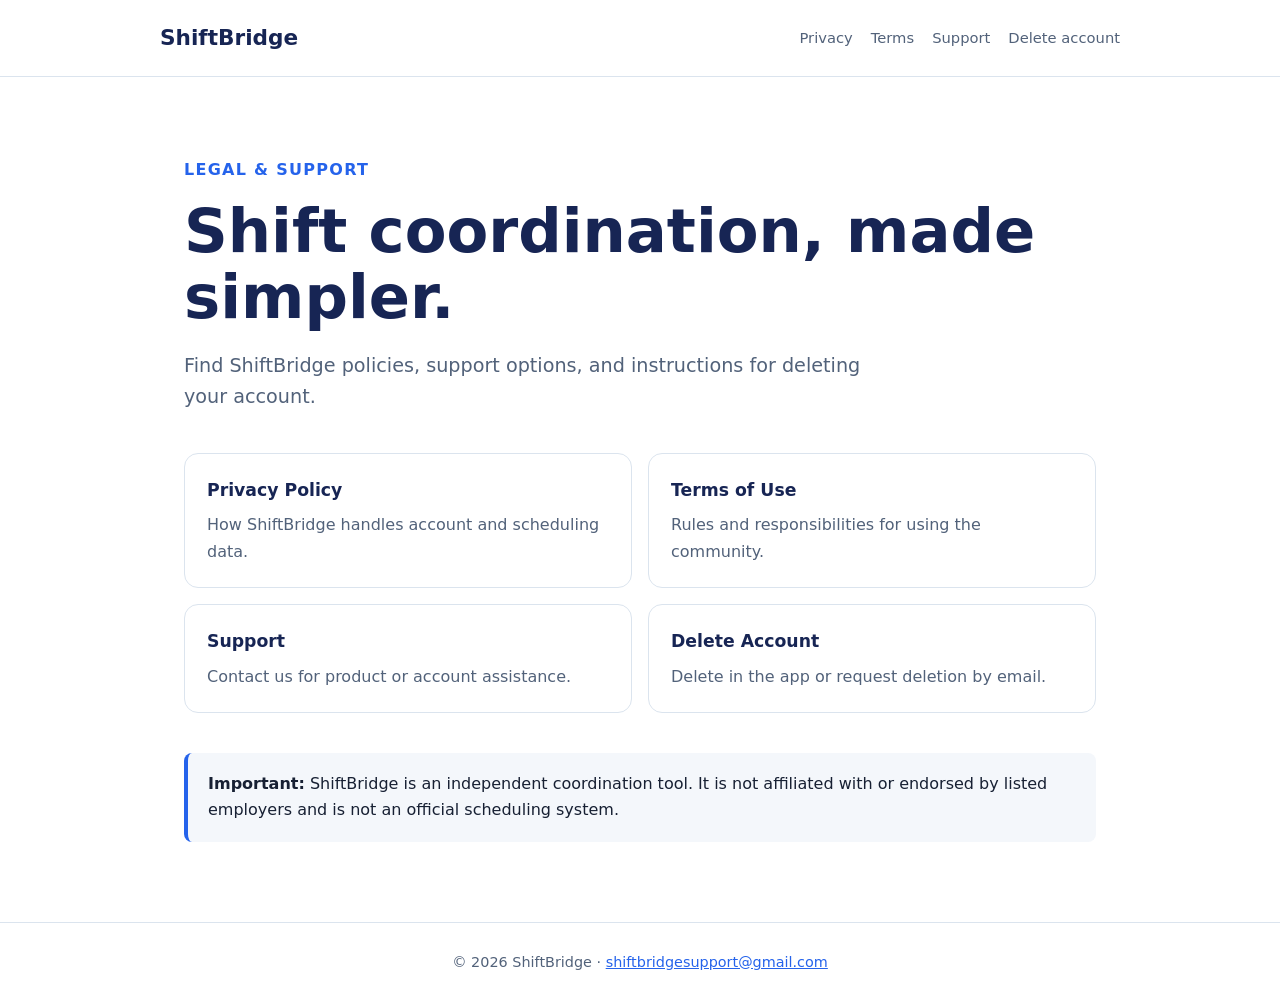
<file: index.html>
<!doctype html>
<html lang="en">
  <head>
    <meta charset="utf-8" />
    <meta name="viewport" content="width=device-width, initial-scale=1" />
    <meta name="description" content="ShiftBridge legal, privacy, support, and account deletion information." />
    <title>ShiftBridge — Legal & Support</title>
    <link rel="stylesheet" href="styles.css" />
  </head>
  <body>
    <header>
      <a class="brand" href="./">ShiftBridge</a>
      <nav>
        <a href="privacy/">Privacy</a>
        <a href="terms/">Terms</a>
        <a href="support/">Support</a>
        <a href="delete-account/">Delete account</a>
      </nav>
    </header>
    <main class="hero">
      <p class="eyebrow">Legal &amp; Support</p>
      <h1>Shift coordination, made simpler.</h1>
      <p class="lead">Find ShiftBridge policies, support options, and instructions for deleting your account.</p>
      <div class="grid">
        <a class="card" href="privacy/"><strong>Privacy Policy</strong><span>How ShiftBridge handles account and scheduling data.</span></a>
        <a class="card" href="terms/"><strong>Terms of Use</strong><span>Rules and responsibilities for using the community.</span></a>
        <a class="card" href="support/"><strong>Support</strong><span>Contact us for product or account assistance.</span></a>
        <a class="card" href="delete-account/"><strong>Delete Account</strong><span>Delete in the app or request deletion by email.</span></a>
      </div>
      <aside><strong>Important:</strong> ShiftBridge is an independent coordination tool. It is not affiliated with or endorsed by listed employers and is not an official scheduling system.</aside>
    </main>
    <footer>© 2026 ShiftBridge · <a href="mailto:shiftbridgesupport@gmail.com">shiftbridgesupport@gmail.com</a></footer>
  </body>
</html>
</file>
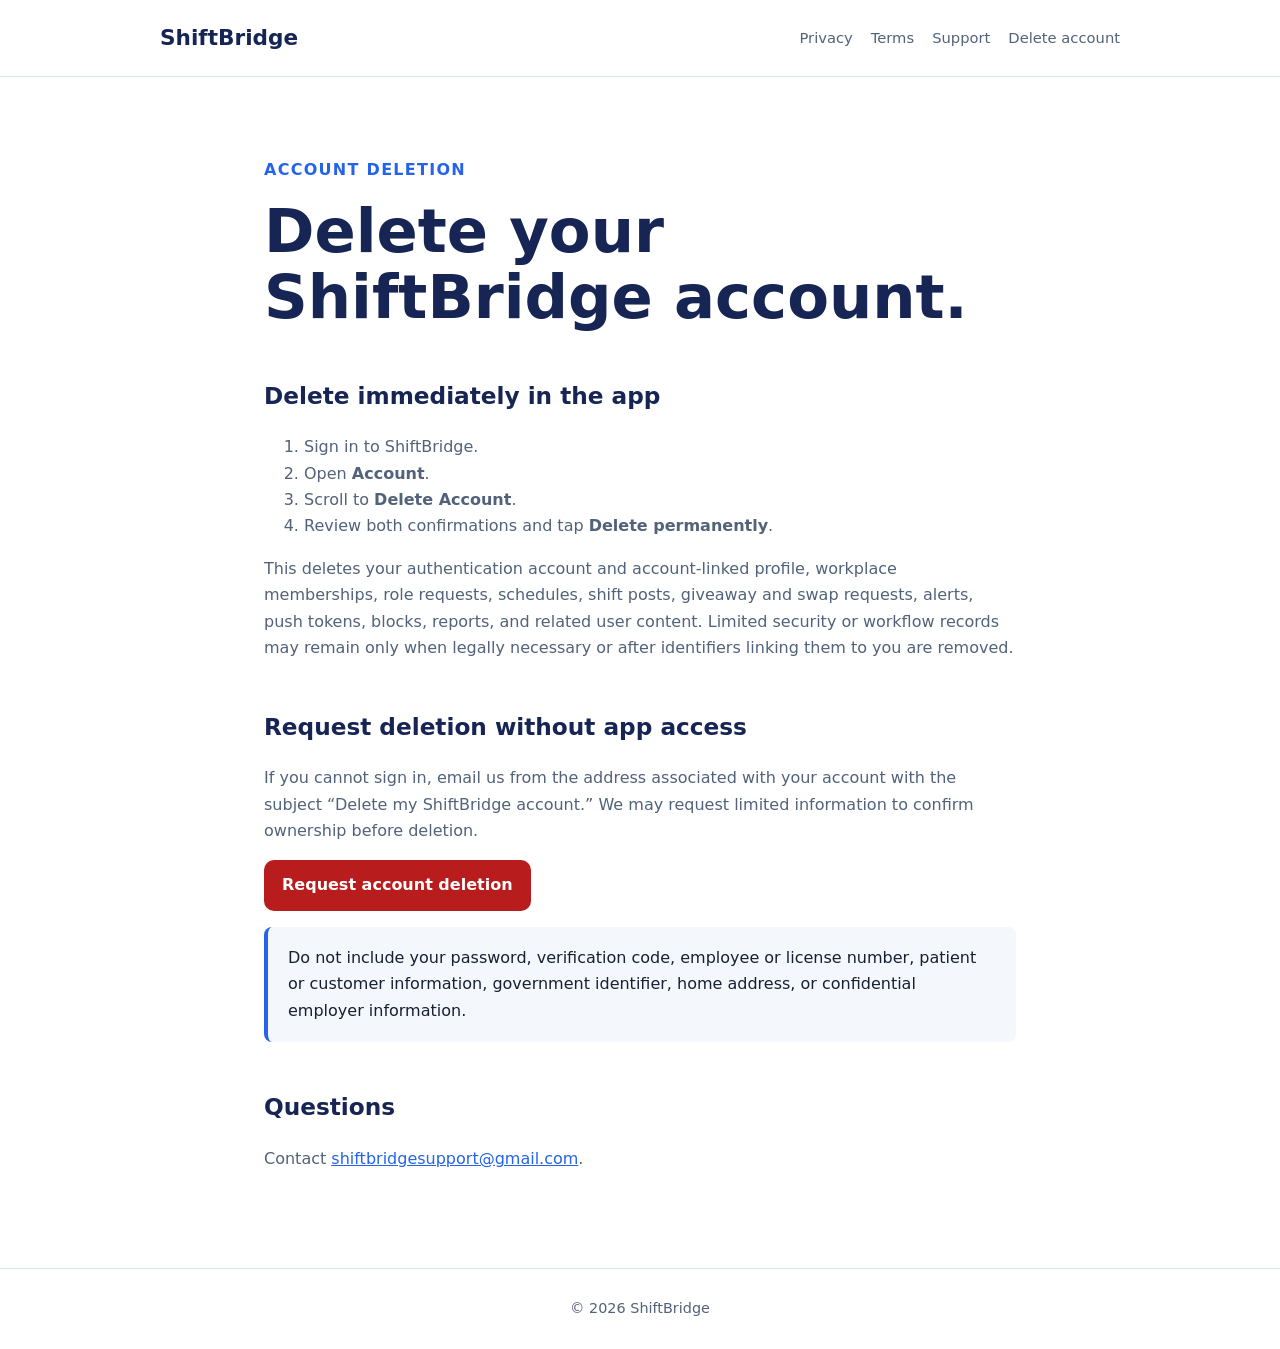
<file: delete-account/index.html>
<!doctype html>
<html lang="en"><head><meta charset="utf-8"><meta name="viewport" content="width=device-width,initial-scale=1"><title>Delete Account — ShiftBridge</title><link rel="stylesheet" href="../styles.css"></head>
<body><header><a class="brand" href="../">ShiftBridge</a><nav><a href="../privacy/">Privacy</a><a href="../terms/">Terms</a><a href="../support/">Support</a><a href="../delete-account/">Delete account</a></nav></header>
<main><p class="eyebrow">Account deletion</p><h1>Delete your ShiftBridge account.</h1>
<h2>Delete immediately in the app</h2><ol><li>Sign in to ShiftBridge.</li><li>Open <strong>Account</strong>.</li><li>Scroll to <strong>Delete Account</strong>.</li><li>Review both confirmations and tap <strong>Delete permanently</strong>.</li></ol>
<p>This deletes your authentication account and account-linked profile, workplace memberships, role requests, schedules, shift posts, giveaway and swap requests, alerts, push tokens, blocks, reports, and related user content. Limited security or workflow records may remain only when legally necessary or after identifiers linking them to you are removed.</p>
<h2>Request deletion without app access</h2><p>If you cannot sign in, email us from the address associated with your account with the subject “Delete my ShiftBridge account.” We may request limited information to confirm ownership before deletion.</p><p><a class="button danger" href="mailto:shiftbridgesupport@gmail.com?subject=Delete%20my%20ShiftBridge%20account&body=Email%20address%20on%20the%20account%3A%20%0A%0APlease%20delete%20my%20ShiftBridge%20account%20and%20associated%20data.">Request account deletion</a></p>
<aside>Do not include your password, verification code, employee or license number, patient or customer information, government identifier, home address, or confidential employer information.</aside>
<h2>Questions</h2><p>Contact <a href="mailto:shiftbridgesupport@gmail.com">shiftbridgesupport@gmail.com</a>.</p>
</main><footer>© 2026 ShiftBridge</footer></body></html>
</file>
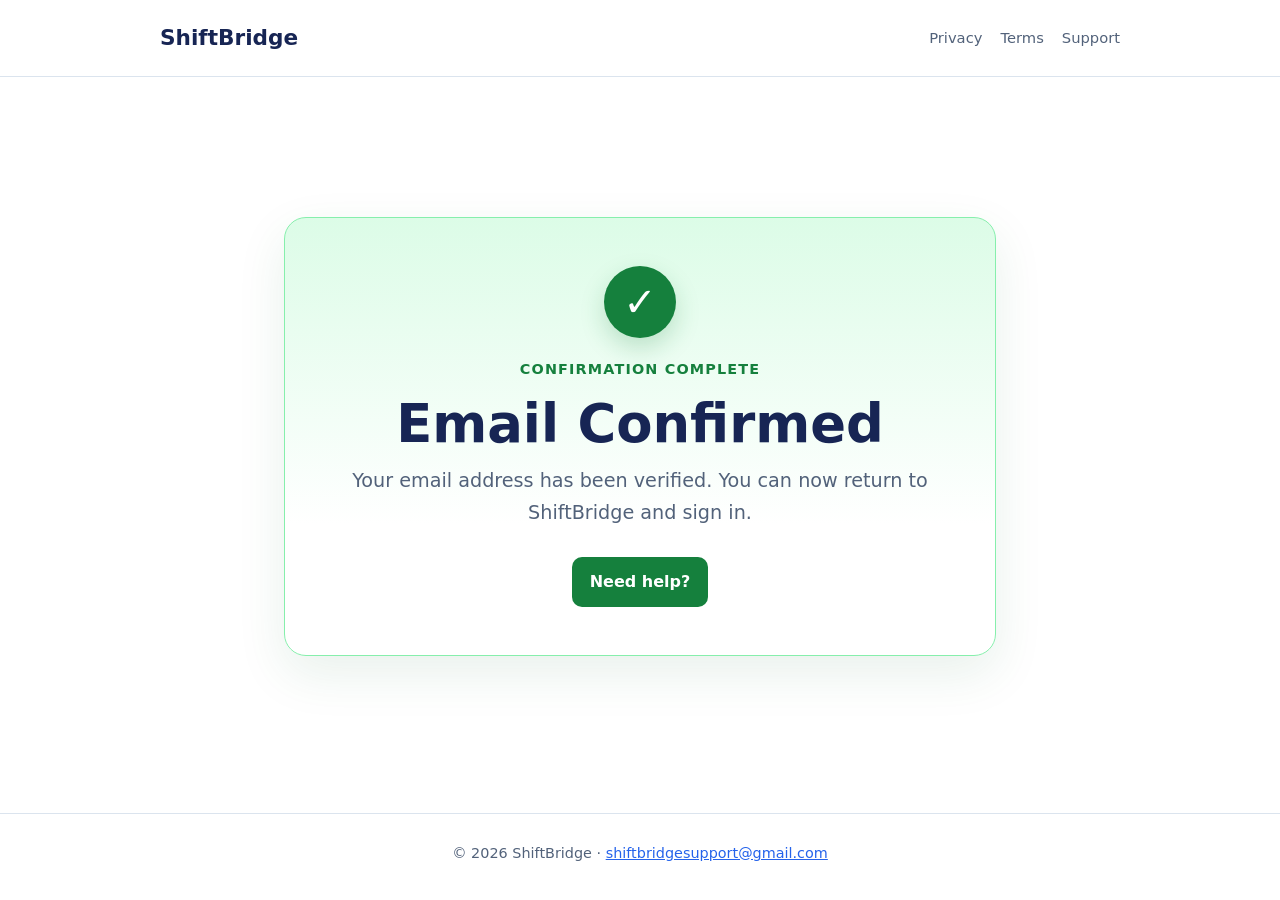
<file: email-confirmed/index.html>
<!doctype html>
<html lang="en">
  <head>
    <meta charset="utf-8" />
    <meta name="viewport" content="width=device-width, initial-scale=1" />
    <meta name="description" content="Your ShiftBridge email address has been confirmed." />
    <title>Email Confirmed — ShiftBridge</title>
    <link rel="stylesheet" href="../styles.css" />
  </head>
  <body>
    <header>
      <a class="brand" href="../">ShiftBridge</a>
      <nav>
        <a href="../privacy/">Privacy</a>
        <a href="../terms/">Terms</a>
        <a href="../support/">Support</a>
      </nav>
    </header>
    <main class="confirmation-page">
      <section class="confirmation-card" aria-labelledby="confirmation-title">
        <div class="success-icon" aria-hidden="true">✓</div>
        <p class="success-label">Confirmation complete</p>
        <h1 id="confirmation-title">Email Confirmed</h1>
        <p class="lead">Your email address has been verified. You can now return to ShiftBridge and sign in.</p>
        <a class="button" href="../support/">Need help?</a>
      </section>
    </main>
    <footer>© 2026 ShiftBridge · <a href="mailto:shiftbridgesupport@gmail.com">shiftbridgesupport@gmail.com</a></footer>
  </body>
</html>
</file>
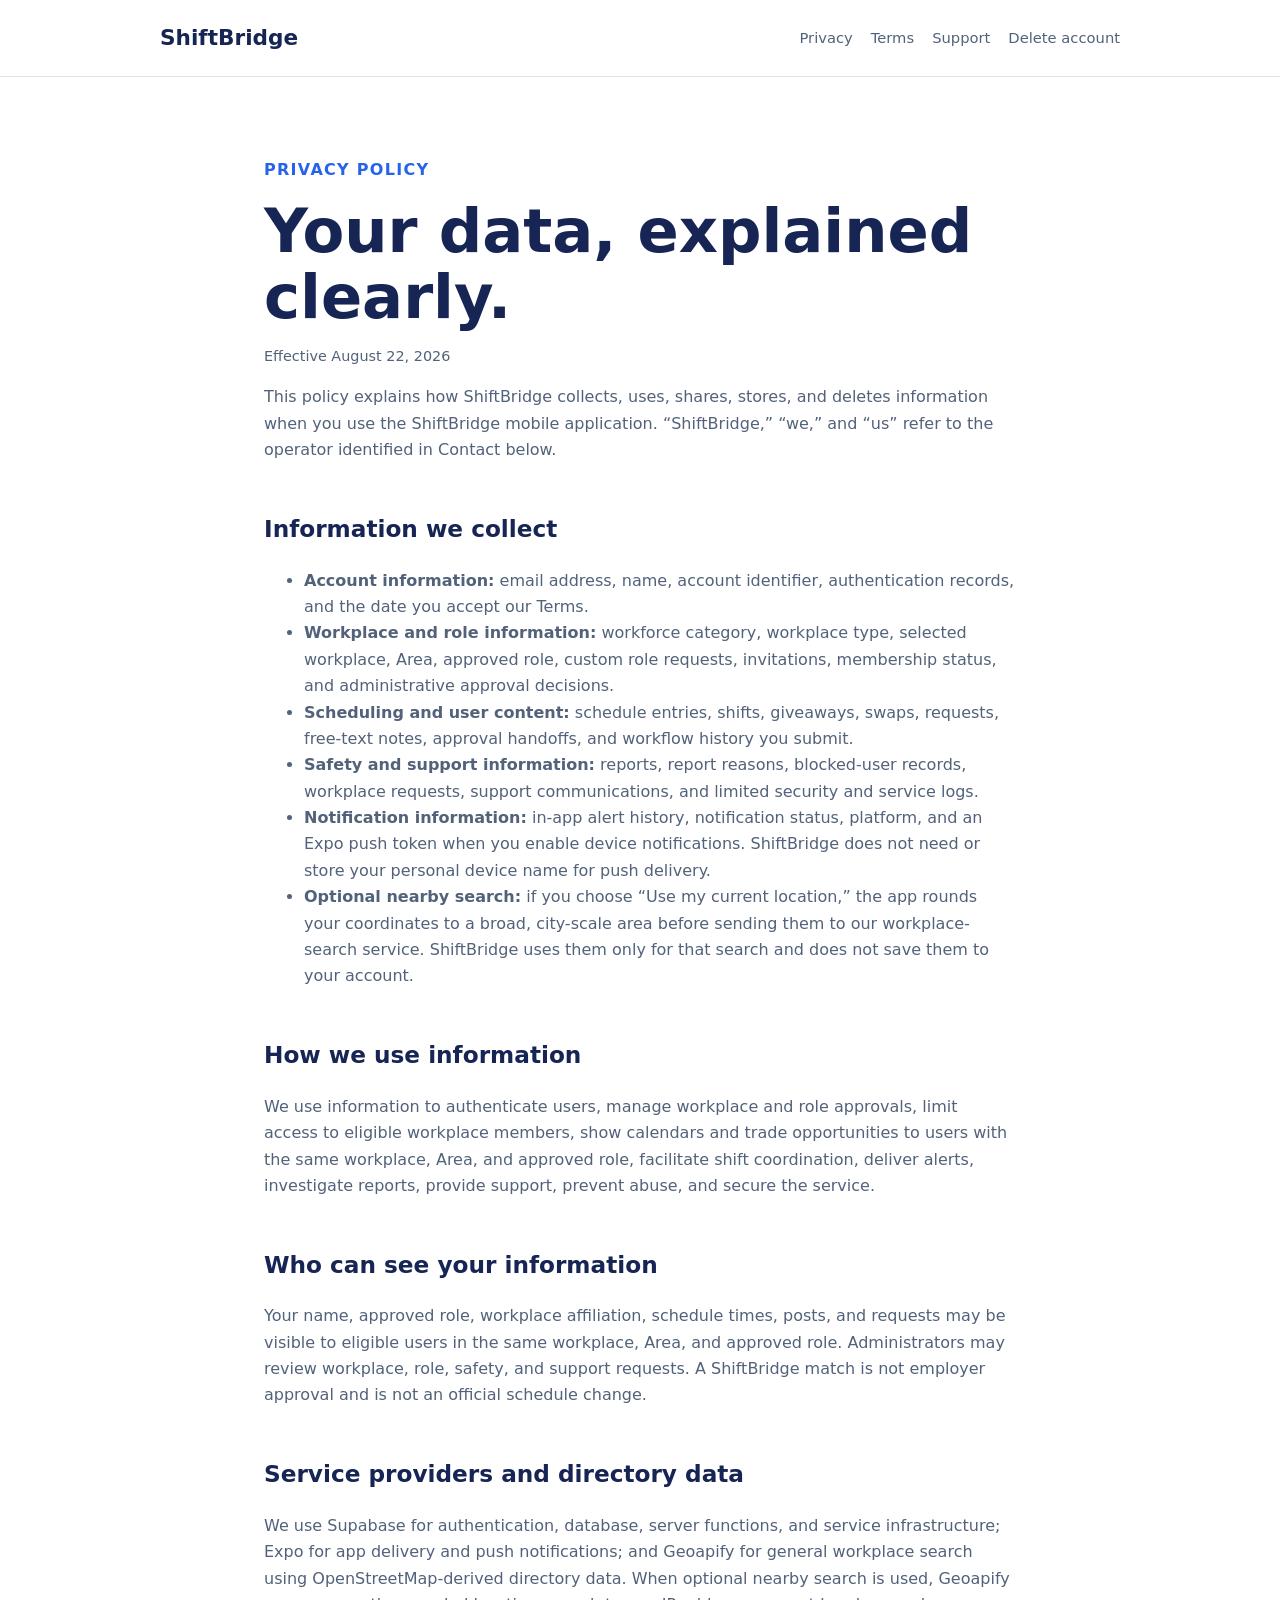
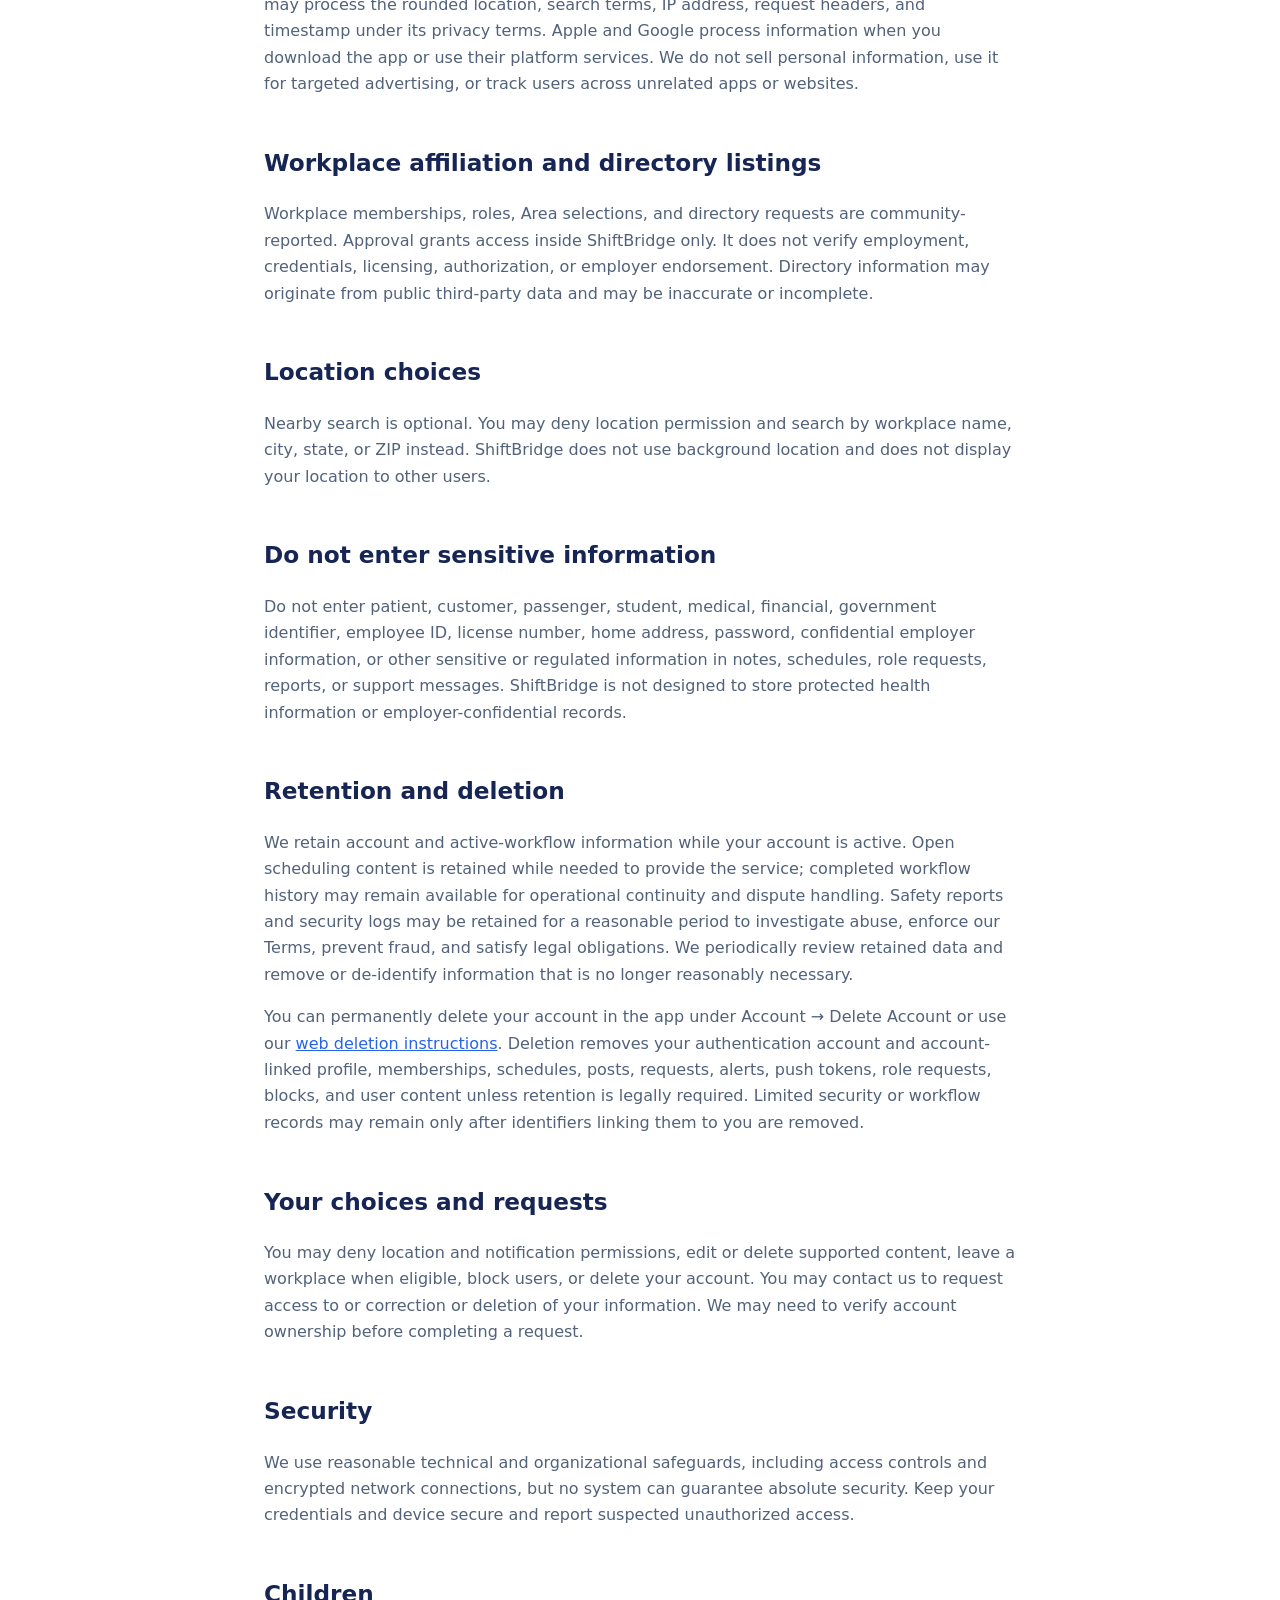
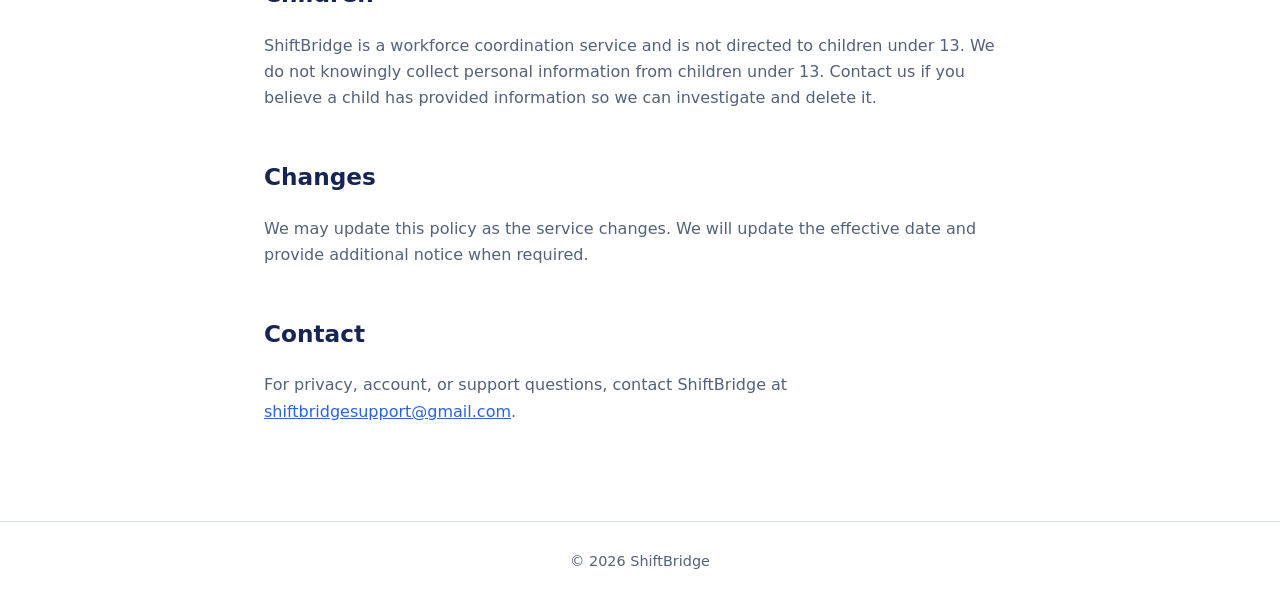
<file: privacy/index.html>
<!doctype html>
<html lang="en"><head><meta charset="utf-8"><meta name="viewport" content="width=device-width,initial-scale=1"><title>Privacy Policy — ShiftBridge</title><link rel="stylesheet" href="../styles.css"></head>
<body><header><a class="brand" href="../">ShiftBridge</a><nav><a href="../privacy/">Privacy</a><a href="../terms/">Terms</a><a href="../support/">Support</a><a href="../delete-account/">Delete account</a></nav></header>
<main><p class="eyebrow">Privacy Policy</p><h1>Your data, explained clearly.</h1><p class="meta">Effective August 22, 2026</p>
<p>This policy explains how ShiftBridge collects, uses, shares, stores, and deletes information when you use the ShiftBridge mobile application. “ShiftBridge,” “we,” and “us” refer to the operator identified in Contact below.</p>
<h2>Information we collect</h2><ul>
<li><strong>Account information:</strong> email address, name, account identifier, authentication records, and the date you accept our Terms.</li>
<li><strong>Workplace and role information:</strong> workforce category, workplace type, selected workplace, Area, approved role, custom role requests, invitations, membership status, and administrative approval decisions.</li>
<li><strong>Scheduling and user content:</strong> schedule entries, shifts, giveaways, swaps, requests, free-text notes, approval handoffs, and workflow history you submit.</li>
<li><strong>Safety and support information:</strong> reports, report reasons, blocked-user records, workplace requests, support communications, and limited security and service logs.</li>
<li><strong>Notification information:</strong> in-app alert history, notification status, platform, and an Expo push token when you enable device notifications. ShiftBridge does not need or store your personal device name for push delivery.</li>
<li><strong>Optional nearby search:</strong> if you choose “Use my current location,” the app rounds your coordinates to a broad, city-scale area before sending them to our workplace-search service. ShiftBridge uses them only for that search and does not save them to your account.</li>
</ul>
<h2>How we use information</h2><p>We use information to authenticate users, manage workplace and role approvals, limit access to eligible workplace members, show calendars and trade opportunities to users with the same workplace, Area, and approved role, facilitate shift coordination, deliver alerts, investigate reports, provide support, prevent abuse, and secure the service.</p>
<h2>Who can see your information</h2><p>Your name, approved role, workplace affiliation, schedule times, posts, and requests may be visible to eligible users in the same workplace, Area, and approved role. Administrators may review workplace, role, safety, and support requests. A ShiftBridge match is not employer approval and is not an official schedule change.</p>
<h2>Service providers and directory data</h2><p>We use Supabase for authentication, database, server functions, and service infrastructure; Expo for app delivery and push notifications; and Geoapify for general workplace search using OpenStreetMap-derived directory data. When optional nearby search is used, Geoapify may process the rounded location, search terms, IP address, request headers, and timestamp under its privacy terms. Apple and Google process information when you download the app or use their platform services. We do not sell personal information, use it for targeted advertising, or track users across unrelated apps or websites.</p>
<h2>Workplace affiliation and directory listings</h2><p>Workplace memberships, roles, Area selections, and directory requests are community-reported. Approval grants access inside ShiftBridge only. It does not verify employment, credentials, licensing, authorization, or employer endorsement. Directory information may originate from public third-party data and may be inaccurate or incomplete.</p>
<h2>Location choices</h2><p>Nearby search is optional. You may deny location permission and search by workplace name, city, state, or ZIP instead. ShiftBridge does not use background location and does not display your location to other users.</p>
<h2>Do not enter sensitive information</h2><p>Do not enter patient, customer, passenger, student, medical, financial, government identifier, employee ID, license number, home address, password, confidential employer information, or other sensitive or regulated information in notes, schedules, role requests, reports, or support messages. ShiftBridge is not designed to store protected health information or employer-confidential records.</p>
<h2>Retention and deletion</h2><p>We retain account and active-workflow information while your account is active. Open scheduling content is retained while needed to provide the service; completed workflow history may remain available for operational continuity and dispute handling. Safety reports and security logs may be retained for a reasonable period to investigate abuse, enforce our Terms, prevent fraud, and satisfy legal obligations. We periodically review retained data and remove or de-identify information that is no longer reasonably necessary.</p><p>You can permanently delete your account in the app under Account → Delete Account or use our <a href="../delete-account/">web deletion instructions</a>. Deletion removes your authentication account and account-linked profile, memberships, schedules, posts, requests, alerts, push tokens, role requests, blocks, and user content unless retention is legally required. Limited security or workflow records may remain only after identifiers linking them to you are removed.</p>
<h2>Your choices and requests</h2><p>You may deny location and notification permissions, edit or delete supported content, leave a workplace when eligible, block users, or delete your account. You may contact us to request access to or correction or deletion of your information. We may need to verify account ownership before completing a request.</p>
<h2>Security</h2><p>We use reasonable technical and organizational safeguards, including access controls and encrypted network connections, but no system can guarantee absolute security. Keep your credentials and device secure and report suspected unauthorized access.</p>
<h2>Children</h2><p>ShiftBridge is a workforce coordination service and is not directed to children under 13. We do not knowingly collect personal information from children under 13. Contact us if you believe a child has provided information so we can investigate and delete it.</p>
<h2>Changes</h2><p>We may update this policy as the service changes. We will update the effective date and provide additional notice when required.</p>
<h2>Contact</h2><p>For privacy, account, or support questions, contact ShiftBridge at <a href="mailto:shiftbridgesupport@gmail.com">shiftbridgesupport@gmail.com</a>.</p>
</main><footer>© 2026 ShiftBridge</footer></body></html>
</file>
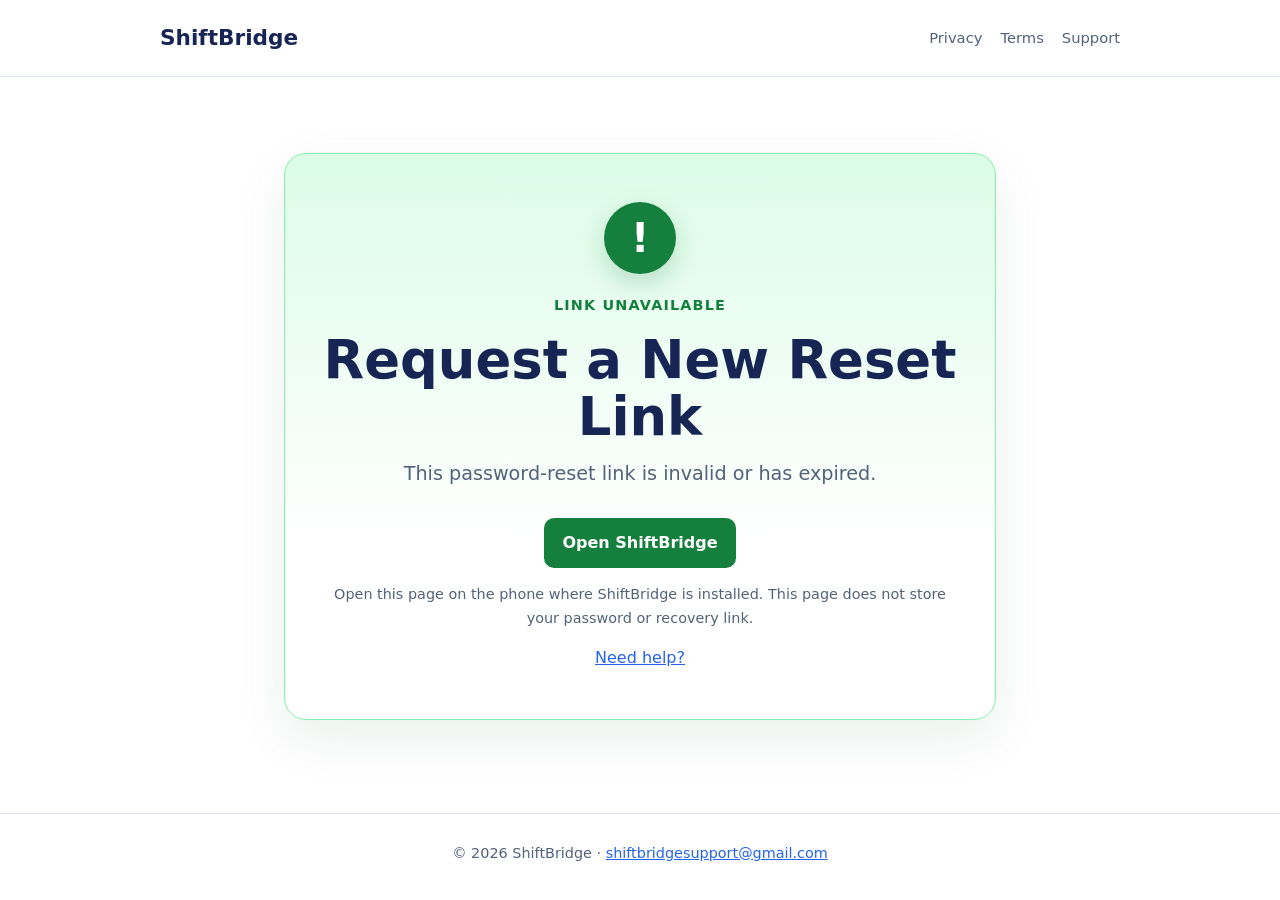
<file: reset-password/index.html>
<!doctype html>
<html lang="en">
  <head>
    <meta charset="utf-8" />
    <meta name="viewport" content="width=device-width, initial-scale=1" />
    <meta name="description" content="Continue your ShiftBridge password reset securely in the mobile app." />
    <title>Reset Password — ShiftBridge</title>
    <link rel="stylesheet" href="../styles.css" />
  </head>
  <body>
    <header>
      <a class="brand" href="../">ShiftBridge</a>
      <nav>
        <a href="../privacy/">Privacy</a>
        <a href="../terms/">Terms</a>
        <a href="../support/">Support</a>
      </nav>
    </header>
    <main class="confirmation-page">
      <section class="confirmation-card" aria-labelledby="reset-title">
        <div class="success-icon" aria-hidden="true">✓</div>
        <p class="success-label">Secure link verified</p>
        <h1 id="reset-title">Reset Your Password</h1>
        <p class="lead" id="reset-message">Continue in ShiftBridge to choose your new password.</p>
        <a class="button" id="open-app" href="shiftbridge://reset-password">Open ShiftBridge</a>
        <p class="meta reset-help">Open this page on the phone where ShiftBridge is installed. This page does not store your password or recovery link.</p>
        <a href="../support/">Need help?</a>
      </section>
    </main>
    <footer>© 2026 ShiftBridge · <a href="mailto:shiftbridgesupport@gmail.com">shiftbridgesupport@gmail.com</a></footer>
    <script>
      (function () {
        var fragment = window.location.hash || '';
        var query = window.location.search || '';
        var params = new URLSearchParams((fragment || query).replace(/^[#?]/, ''));
        var openButton = document.getElementById('open-app');
        var message = document.getElementById('reset-message');
        var error = params.get('error_description');
        var hasRecoverySession = Boolean(
          (params.get('access_token') && params.get('refresh_token')) || params.get('code')
        );

        if (error || !hasRecoverySession) {
          document.querySelector('.success-icon').textContent = '!';
          document.querySelector('.success-label').textContent = 'Link unavailable';
          document.getElementById('reset-title').textContent = 'Request a New Reset Link';
          message.textContent = error || 'This password-reset link is invalid or has expired.';
          openButton.hidden = true;
          return;
        }

        openButton.href = 'shiftbridge://reset-password' + (fragment || query);
      })();
    </script>
  </body>
</html>
</file>
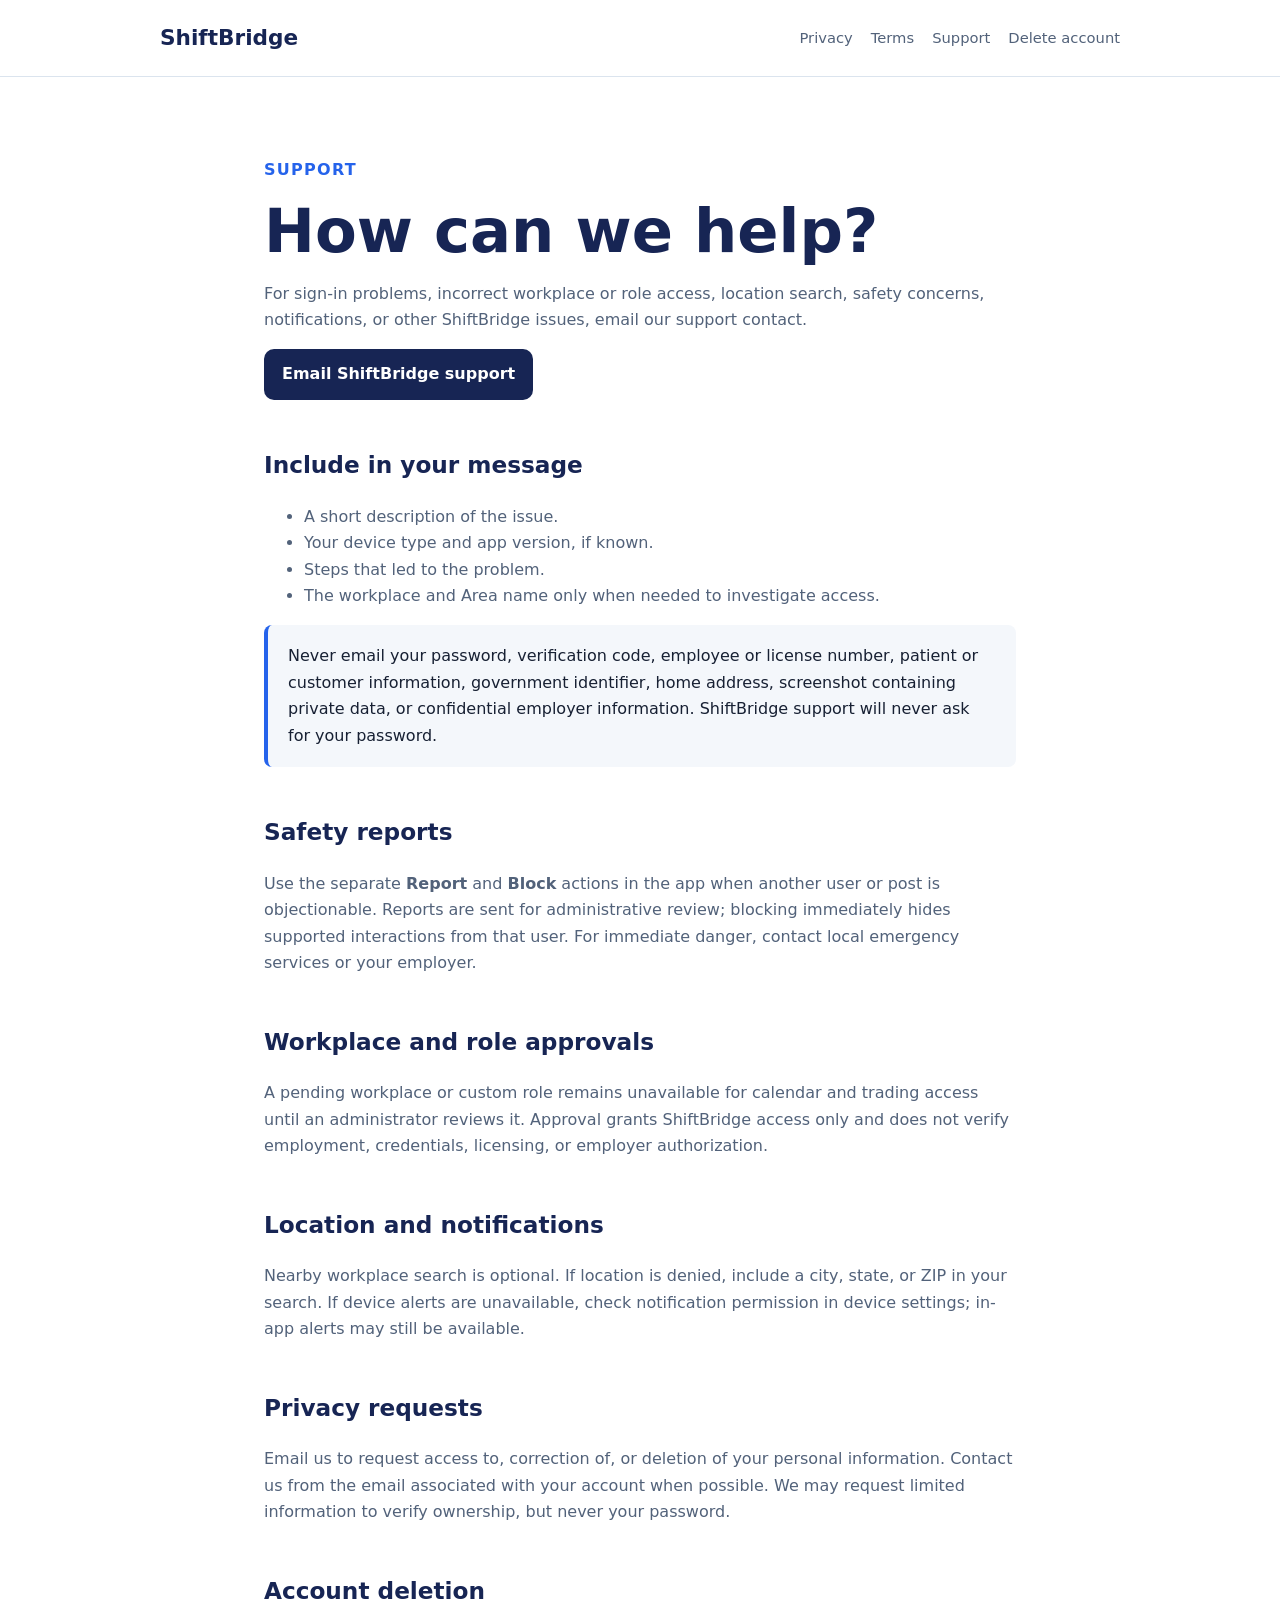
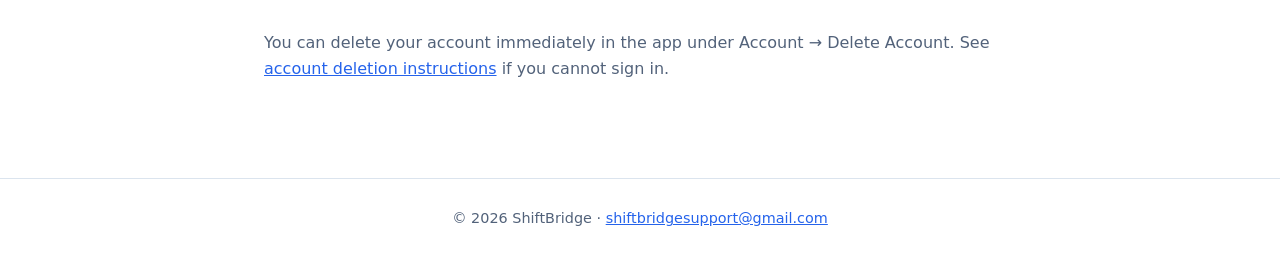
<file: support/index.html>
<!doctype html>
<html lang="en"><head><meta charset="utf-8"><meta name="viewport" content="width=device-width,initial-scale=1"><title>Support — ShiftBridge</title><link rel="stylesheet" href="../styles.css"></head>
<body><header><a class="brand" href="../">ShiftBridge</a><nav><a href="../privacy/">Privacy</a><a href="../terms/">Terms</a><a href="../support/">Support</a><a href="../delete-account/">Delete account</a></nav></header>
<main><p class="eyebrow">Support</p><h1>How can we help?</h1><p>For sign-in problems, incorrect workplace or role access, location search, safety concerns, notifications, or other ShiftBridge issues, email our support contact.</p><p><a class="button" href="mailto:shiftbridgesupport@gmail.com?subject=ShiftBridge%20Support">Email ShiftBridge support</a></p>
<h2>Include in your message</h2><ul><li>A short description of the issue.</li><li>Your device type and app version, if known.</li><li>Steps that led to the problem.</li><li>The workplace and Area name only when needed to investigate access.</li></ul>
<aside>Never email your password, verification code, employee or license number, patient or customer information, government identifier, home address, screenshot containing private data, or confidential employer information. ShiftBridge support will never ask for your password.</aside>
<h2>Safety reports</h2><p>Use the separate <strong>Report</strong> and <strong>Block</strong> actions in the app when another user or post is objectionable. Reports are sent for administrative review; blocking immediately hides supported interactions from that user. For immediate danger, contact local emergency services or your employer.</p>
<h2>Workplace and role approvals</h2><p>A pending workplace or custom role remains unavailable for calendar and trading access until an administrator reviews it. Approval grants ShiftBridge access only and does not verify employment, credentials, licensing, or employer authorization.</p>
<h2>Location and notifications</h2><p>Nearby workplace search is optional. If location is denied, include a city, state, or ZIP in your search. If device alerts are unavailable, check notification permission in device settings; in-app alerts may still be available.</p>
<h2>Privacy requests</h2><p>Email us to request access to, correction of, or deletion of your personal information. Contact us from the email associated with your account when possible. We may request limited information to verify ownership, but never your password.</p>
<h2>Account deletion</h2><p>You can delete your account immediately in the app under Account → Delete Account. See <a href="../delete-account/">account deletion instructions</a> if you cannot sign in.</p>
</main><footer>© 2026 ShiftBridge · <a href="mailto:shiftbridgesupport@gmail.com">shiftbridgesupport@gmail.com</a></footer></body></html>
</file>
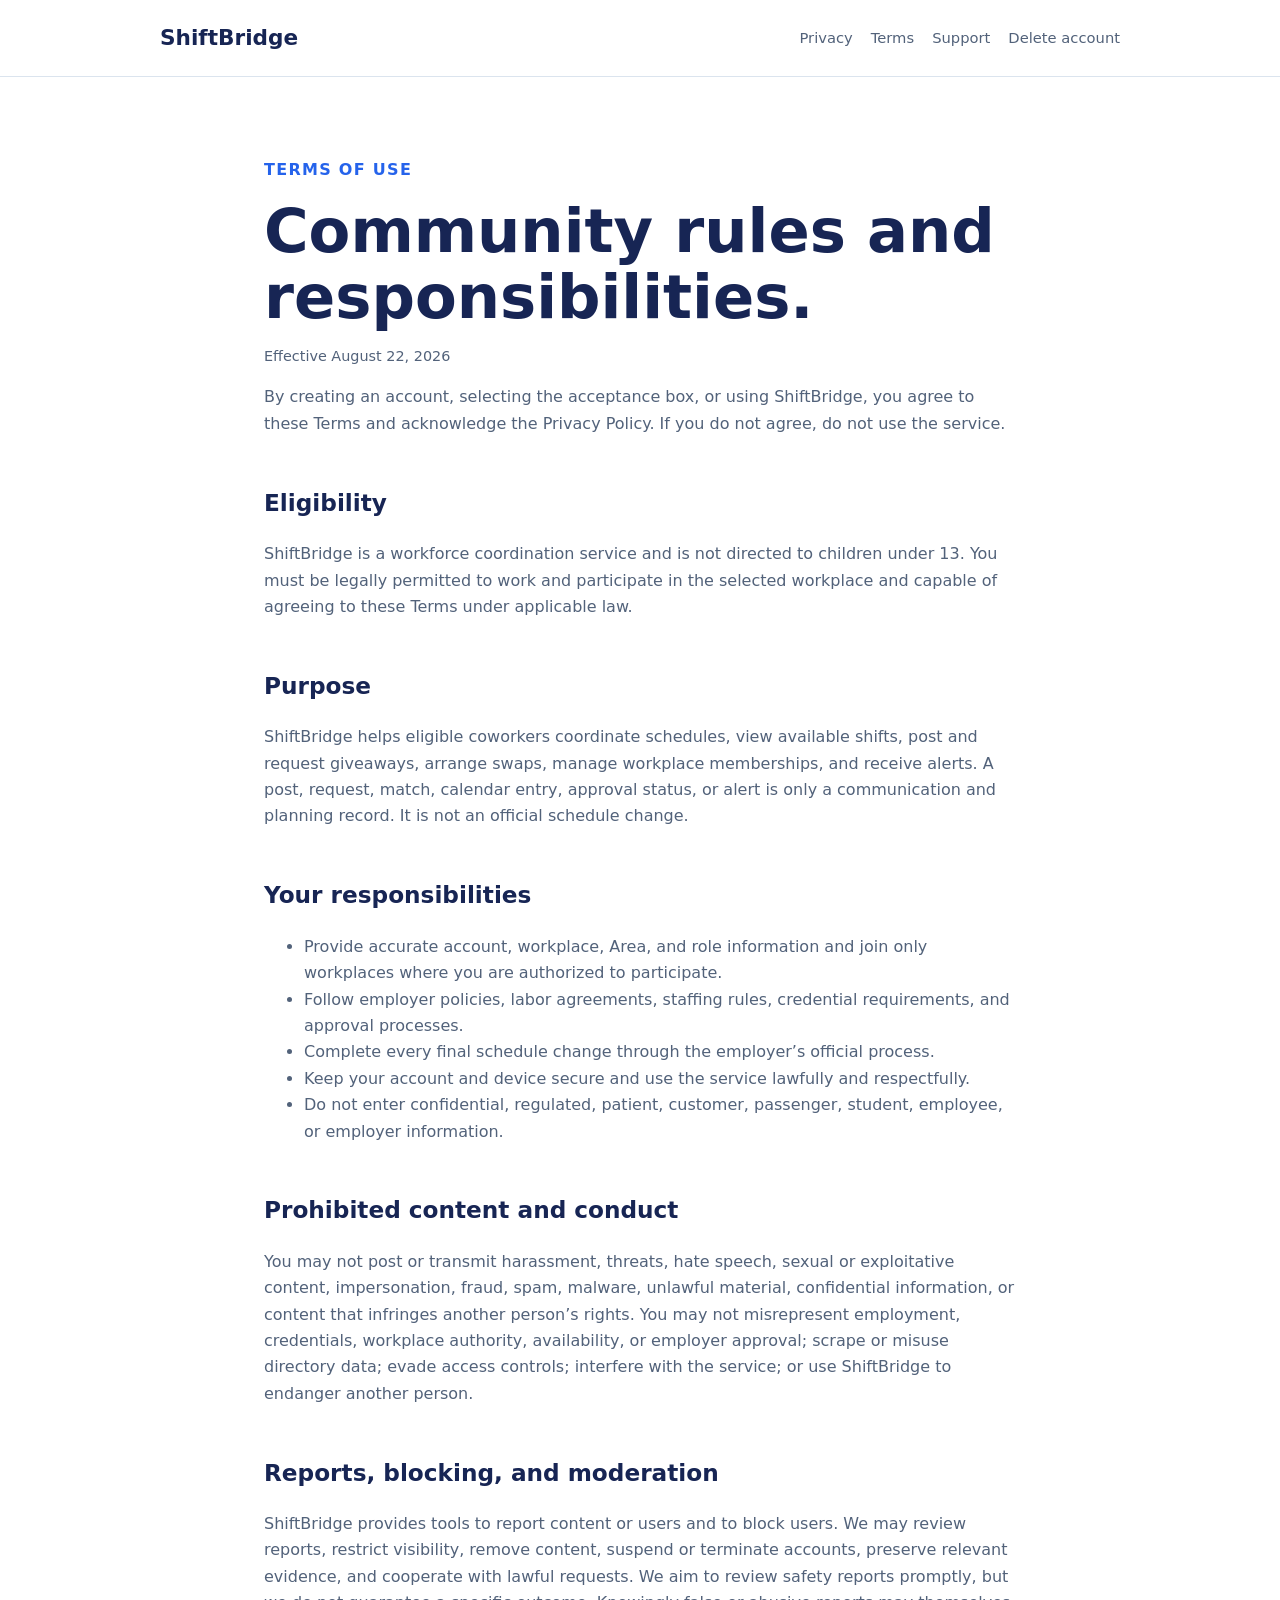
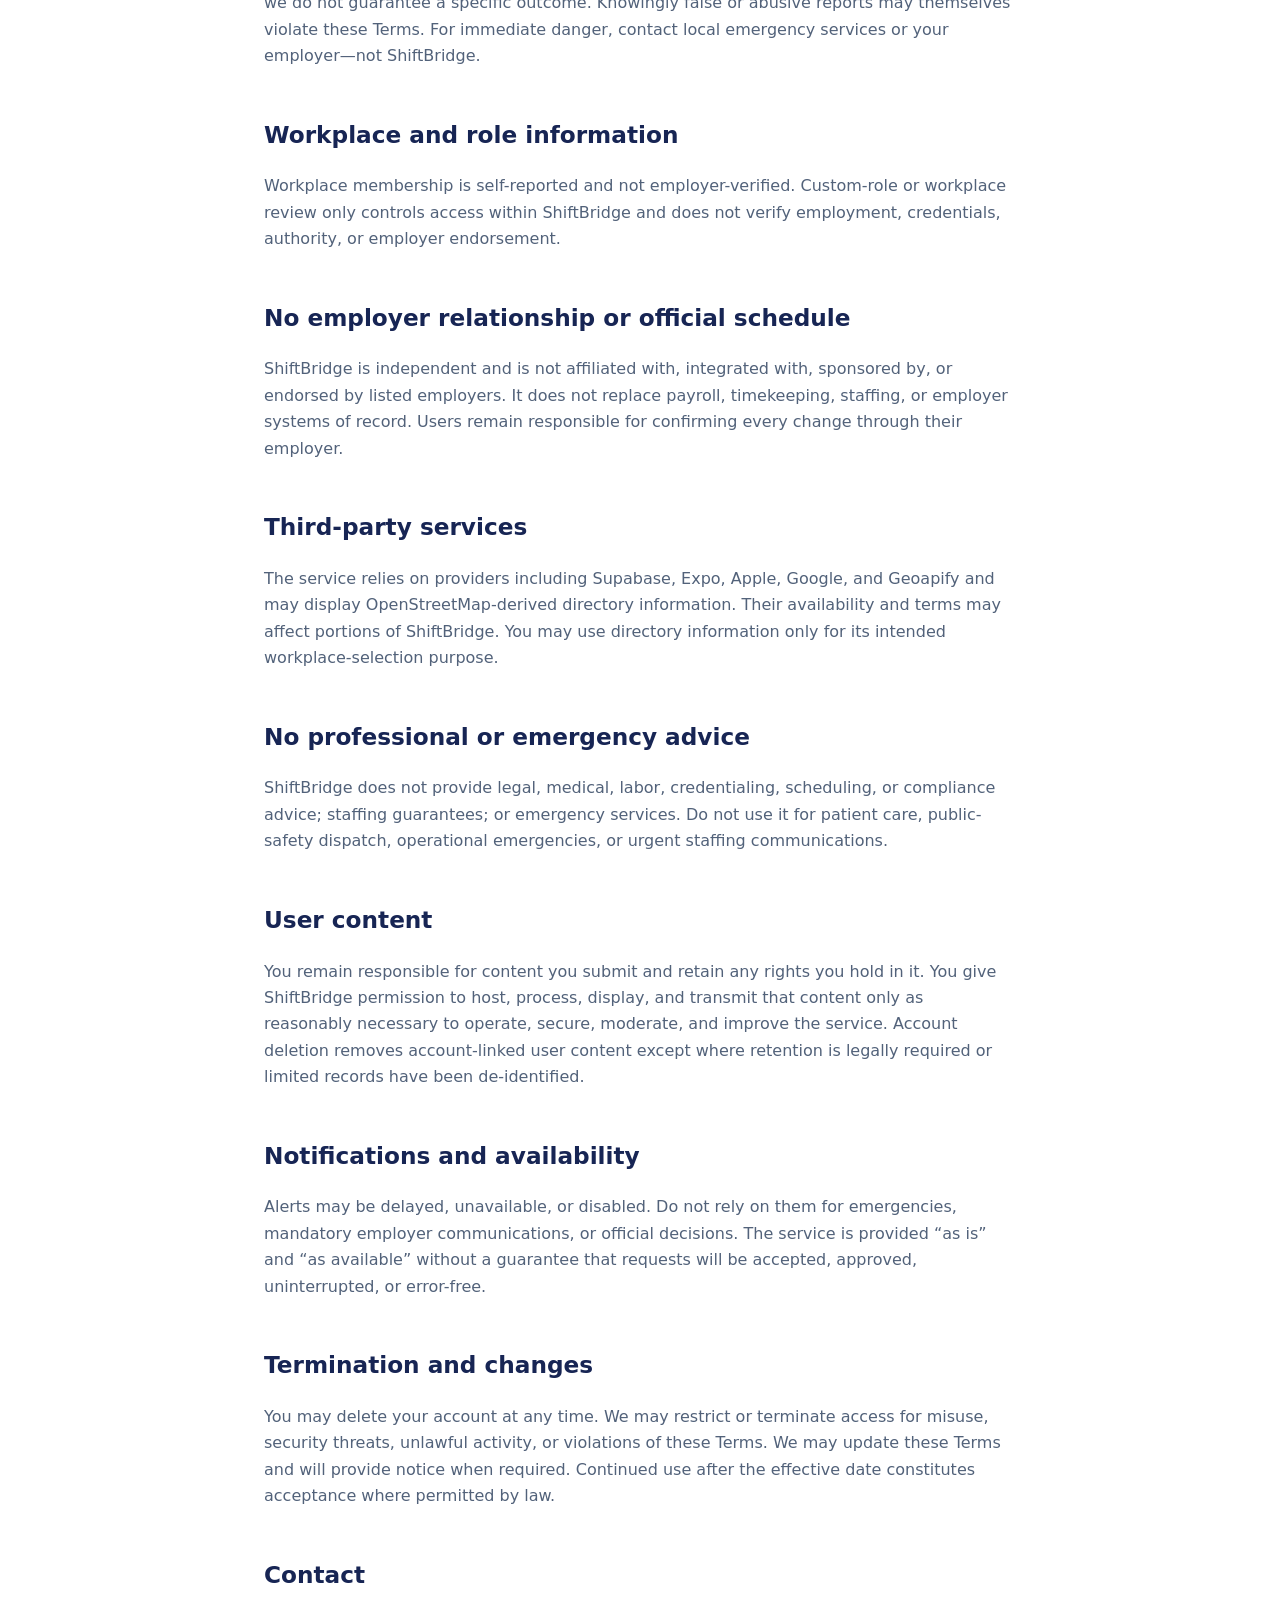
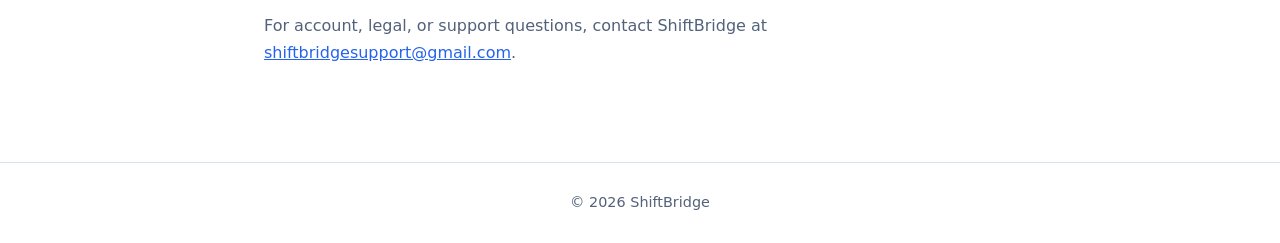
<file: terms/index.html>
<!doctype html>
<html lang="en"><head><meta charset="utf-8"><meta name="viewport" content="width=device-width,initial-scale=1"><title>Terms of Use — ShiftBridge</title><link rel="stylesheet" href="../styles.css"></head>
<body><header><a class="brand" href="../">ShiftBridge</a><nav><a href="../privacy/">Privacy</a><a href="../terms/">Terms</a><a href="../support/">Support</a><a href="../delete-account/">Delete account</a></nav></header>
<main><p class="eyebrow">Terms of Use</p><h1>Community rules and responsibilities.</h1><p class="meta">Effective August 22, 2026</p>
<p>By creating an account, selecting the acceptance box, or using ShiftBridge, you agree to these Terms and acknowledge the Privacy Policy. If you do not agree, do not use the service.</p>
<h2>Eligibility</h2><p>ShiftBridge is a workforce coordination service and is not directed to children under 13. You must be legally permitted to work and participate in the selected workplace and capable of agreeing to these Terms under applicable law.</p>
<h2>Purpose</h2><p>ShiftBridge helps eligible coworkers coordinate schedules, view available shifts, post and request giveaways, arrange swaps, manage workplace memberships, and receive alerts. A post, request, match, calendar entry, approval status, or alert is only a communication and planning record. It is not an official schedule change.</p>
<h2>Your responsibilities</h2><ul><li>Provide accurate account, workplace, Area, and role information and join only workplaces where you are authorized to participate.</li><li>Follow employer policies, labor agreements, staffing rules, credential requirements, and approval processes.</li><li>Complete every final schedule change through the employer’s official process.</li><li>Keep your account and device secure and use the service lawfully and respectfully.</li><li>Do not enter confidential, regulated, patient, customer, passenger, student, employee, or employer information.</li></ul>
<h2>Prohibited content and conduct</h2><p>You may not post or transmit harassment, threats, hate speech, sexual or exploitative content, impersonation, fraud, spam, malware, unlawful material, confidential information, or content that infringes another person’s rights. You may not misrepresent employment, credentials, workplace authority, availability, or employer approval; scrape or misuse directory data; evade access controls; interfere with the service; or use ShiftBridge to endanger another person.</p>
<h2>Reports, blocking, and moderation</h2><p>ShiftBridge provides tools to report content or users and to block users. We may review reports, restrict visibility, remove content, suspend or terminate accounts, preserve relevant evidence, and cooperate with lawful requests. We aim to review safety reports promptly, but we do not guarantee a specific outcome. Knowingly false or abusive reports may themselves violate these Terms. For immediate danger, contact local emergency services or your employer—not ShiftBridge.</p>
<h2>Workplace and role information</h2><p>Workplace membership is self-reported and not employer-verified. Custom-role or workplace review only controls access within ShiftBridge and does not verify employment, credentials, authority, or employer endorsement.</p>
<h2>No employer relationship or official schedule</h2><p>ShiftBridge is independent and is not affiliated with, integrated with, sponsored by, or endorsed by listed employers. It does not replace payroll, timekeeping, staffing, or employer systems of record. Users remain responsible for confirming every change through their employer.</p>
<h2>Third-party services</h2><p>The service relies on providers including Supabase, Expo, Apple, Google, and Geoapify and may display OpenStreetMap-derived directory information. Their availability and terms may affect portions of ShiftBridge. You may use directory information only for its intended workplace-selection purpose.</p>
<h2>No professional or emergency advice</h2><p>ShiftBridge does not provide legal, medical, labor, credentialing, scheduling, or compliance advice; staffing guarantees; or emergency services. Do not use it for patient care, public-safety dispatch, operational emergencies, or urgent staffing communications.</p>
<h2>User content</h2><p>You remain responsible for content you submit and retain any rights you hold in it. You give ShiftBridge permission to host, process, display, and transmit that content only as reasonably necessary to operate, secure, moderate, and improve the service. Account deletion removes account-linked user content except where retention is legally required or limited records have been de-identified.</p>
<h2>Notifications and availability</h2><p>Alerts may be delayed, unavailable, or disabled. Do not rely on them for emergencies, mandatory employer communications, or official decisions. The service is provided “as is” and “as available” without a guarantee that requests will be accepted, approved, uninterrupted, or error-free.</p>
<h2>Termination and changes</h2><p>You may delete your account at any time. We may restrict or terminate access for misuse, security threats, unlawful activity, or violations of these Terms. We may update these Terms and will provide notice when required. Continued use after the effective date constitutes acceptance where permitted by law.</p>
<h2>Contact</h2><p>For account, legal, or support questions, contact ShiftBridge at <a href="mailto:shiftbridgesupport@gmail.com">shiftbridgesupport@gmail.com</a>.</p>
</main><footer>© 2026 ShiftBridge</footer></body></html>
</file>
<file: styles.css>
:root{color-scheme:light;--ink:#172554;--muted:#52627a;--line:#dbe4ee;--soft:#f4f7fb;--accent:#2563eb;--danger:#b91c1c;--success:#15803d;--success-soft:#dcfce7}*{box-sizing:border-box}body{margin:0;background:#fff;color:#172033;font:16px/1.65 system-ui,-apple-system,BlinkMacSystemFont,"Segoe UI",sans-serif}header{display:flex;align-items:center;justify-content:space-between;gap:24px;padding:20px max(24px,calc((100% - 960px)/2));border-bottom:1px solid var(--line)}a{color:var(--accent)}.brand{color:var(--ink);font-size:1.35rem;font-weight:800;text-decoration:none}nav{display:flex;flex-wrap:wrap;gap:18px}nav a{color:var(--muted);font-size:.92rem;text-decoration:none}main{max-width:800px;margin:0 auto;padding:64px 24px 80px}.hero{max-width:960px}.eyebrow{color:var(--accent);font-weight:750;letter-spacing:.08em;text-transform:uppercase}h1{color:var(--ink);font-size:clamp(2rem,6vw,3.8rem);line-height:1.08;margin:.2em 0}h2{color:var(--ink);font-size:1.45rem;margin-top:2em}h3{color:var(--ink);margin-top:1.5em}.lead{color:var(--muted);font-size:1.2rem;max-width:680px}.grid{display:grid;grid-template-columns:repeat(2,minmax(0,1fr));gap:16px;margin:40px 0}.card{display:flex;flex-direction:column;gap:8px;padding:22px;border:1px solid var(--line);border-radius:14px;color:inherit;text-decoration:none}.card:hover{border-color:#93b4e8;box-shadow:0 8px 24px #17255412}.card strong{color:var(--ink);font-size:1.08rem}.card span,li,p{color:var(--muted)}aside{padding:18px 20px;background:var(--soft);border-left:4px solid var(--accent);border-radius:8px}footer{padding:28px 24px;border-top:1px solid var(--line);color:var(--muted);text-align:center;font-size:.9rem}.meta{color:var(--muted);font-size:.9rem}.button{display:inline-block;background:var(--ink);color:#fff;text-decoration:none;font-weight:700;padding:12px 18px;border-radius:10px}.danger{background:var(--danger)}.confirmation-page{min-height:calc(100vh - 164px);display:grid;place-items:center;max-width:760px}.confirmation-card{width:100%;padding:48px 32px;text-align:center;background:linear-gradient(180deg,var(--success-soft),#fff 70%);border:1px solid #86efac;border-radius:22px;box-shadow:0 18px 50px #16653418}.success-icon{display:grid;place-items:center;width:72px;height:72px;margin:0 auto 20px;border-radius:50%;background:var(--success);color:#fff;font-size:2.5rem;font-weight:800;box-shadow:0 10px 24px #15803d38}.success-label{margin:0;color:var(--success);font-size:.9rem;font-weight:800;letter-spacing:.08em;text-transform:uppercase}.confirmation-card h1{font-size:clamp(2rem,7vw,3.3rem);margin:.25em 0}.confirmation-card .lead{margin:0 auto 28px}.confirmation-card .button{background:var(--success)}@media(max-width:700px){header{align-items:flex-start;flex-direction:column}.grid{grid-template-columns:1fr}main{padding-top:42px}.confirmation-card{padding:38px 22px}.confirmation-page{min-height:calc(100vh - 210px)}}
</file>
